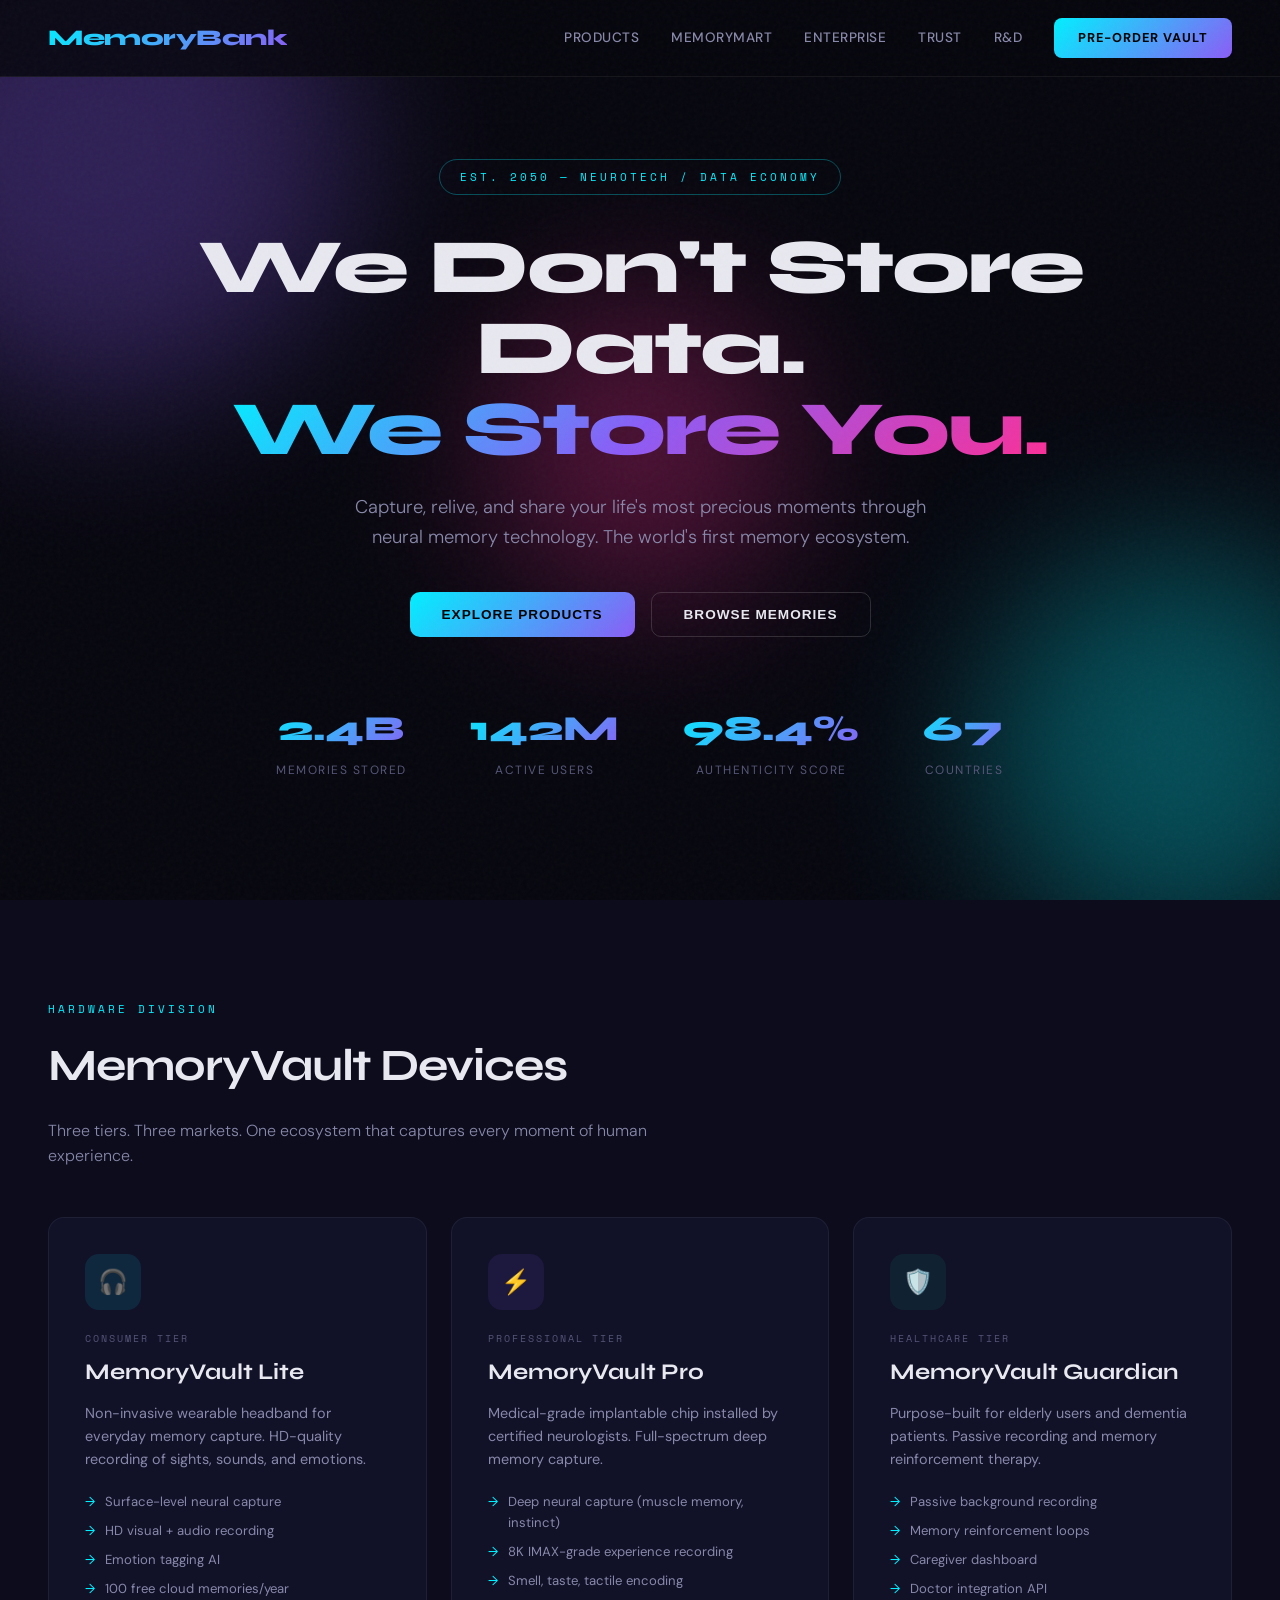
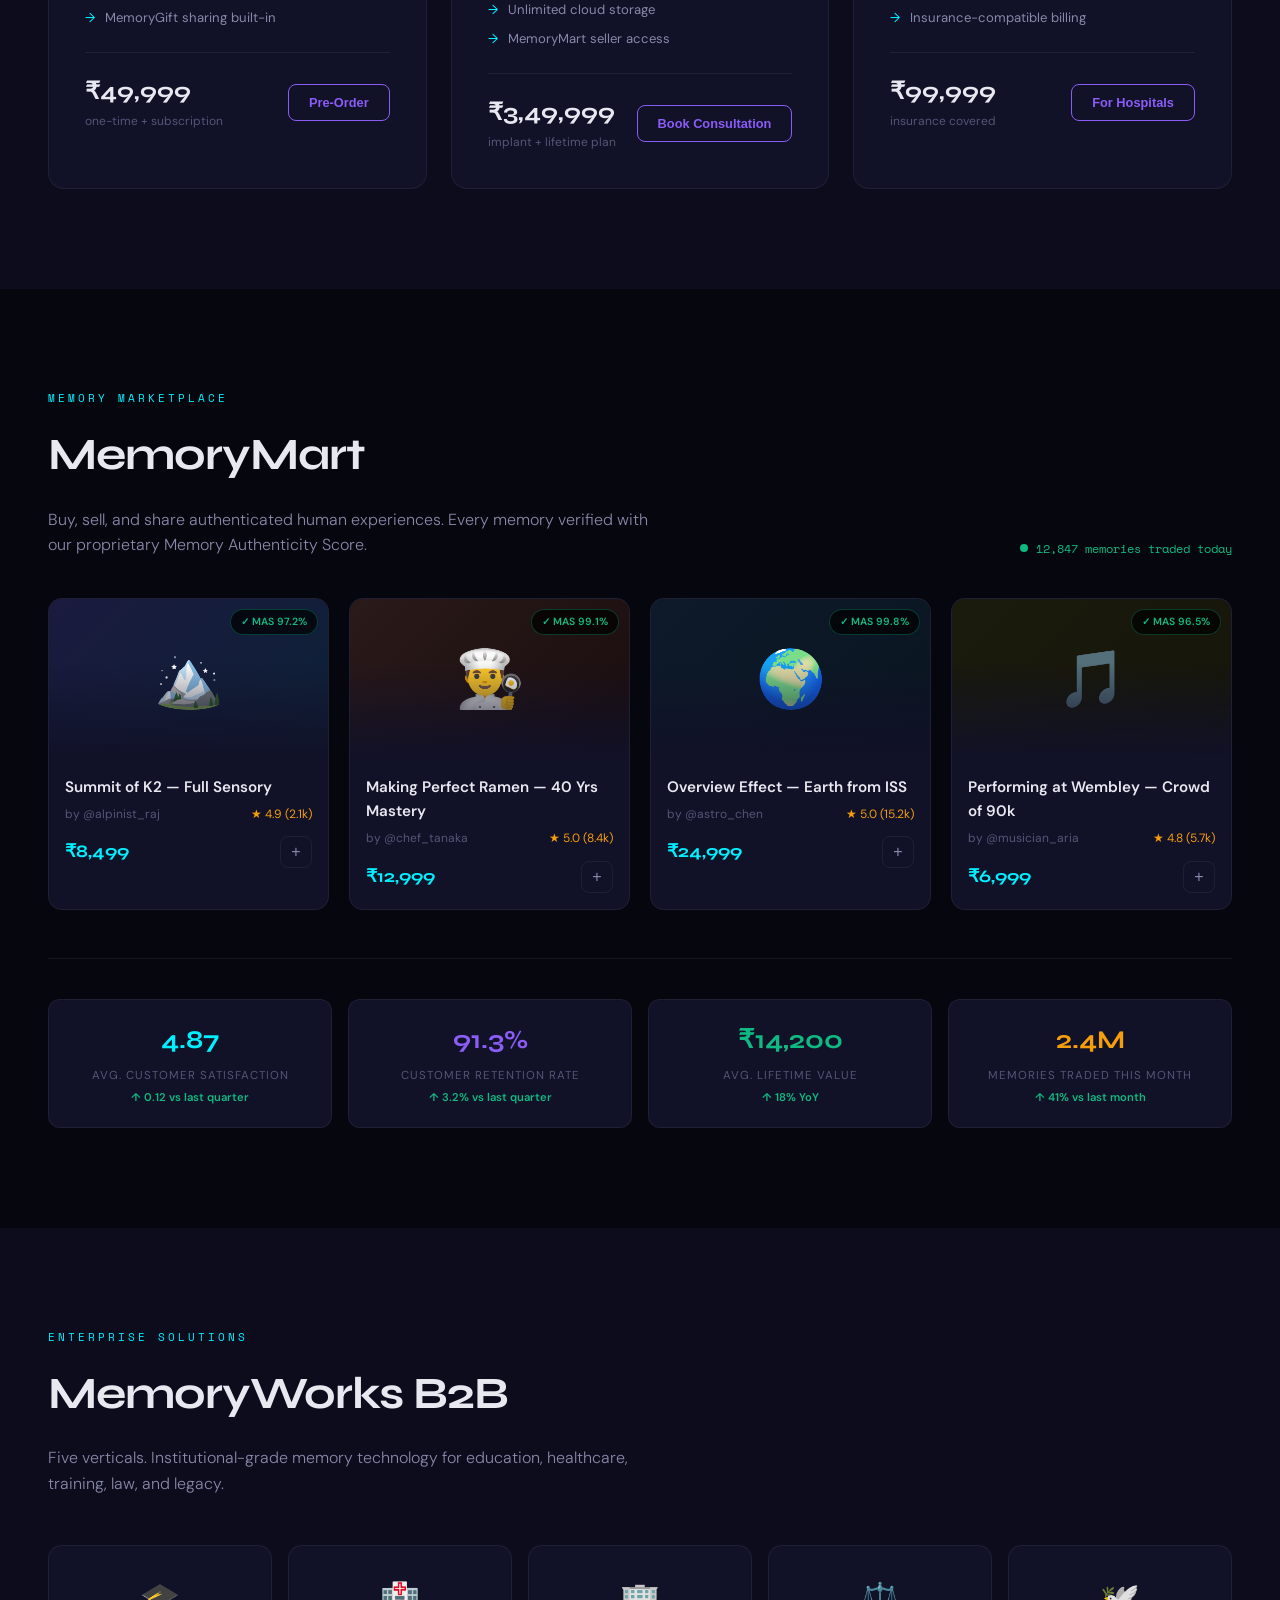
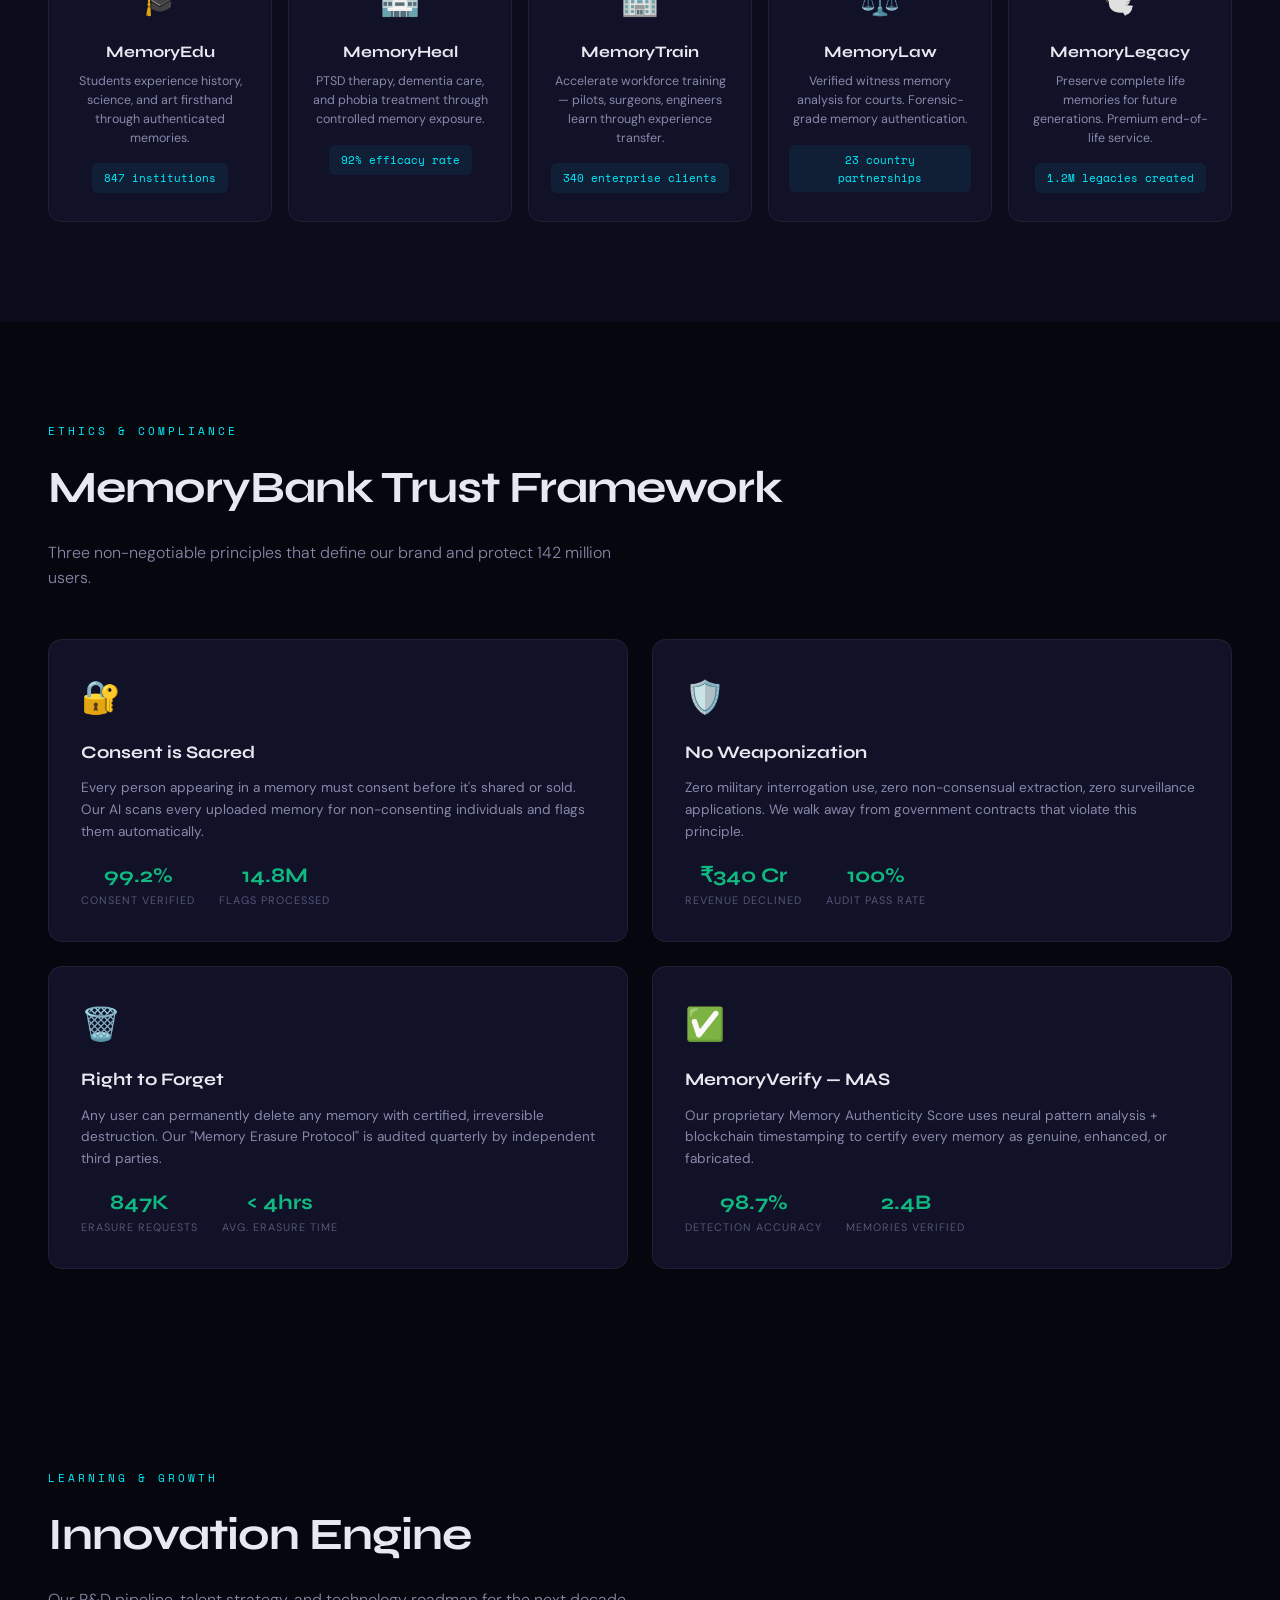
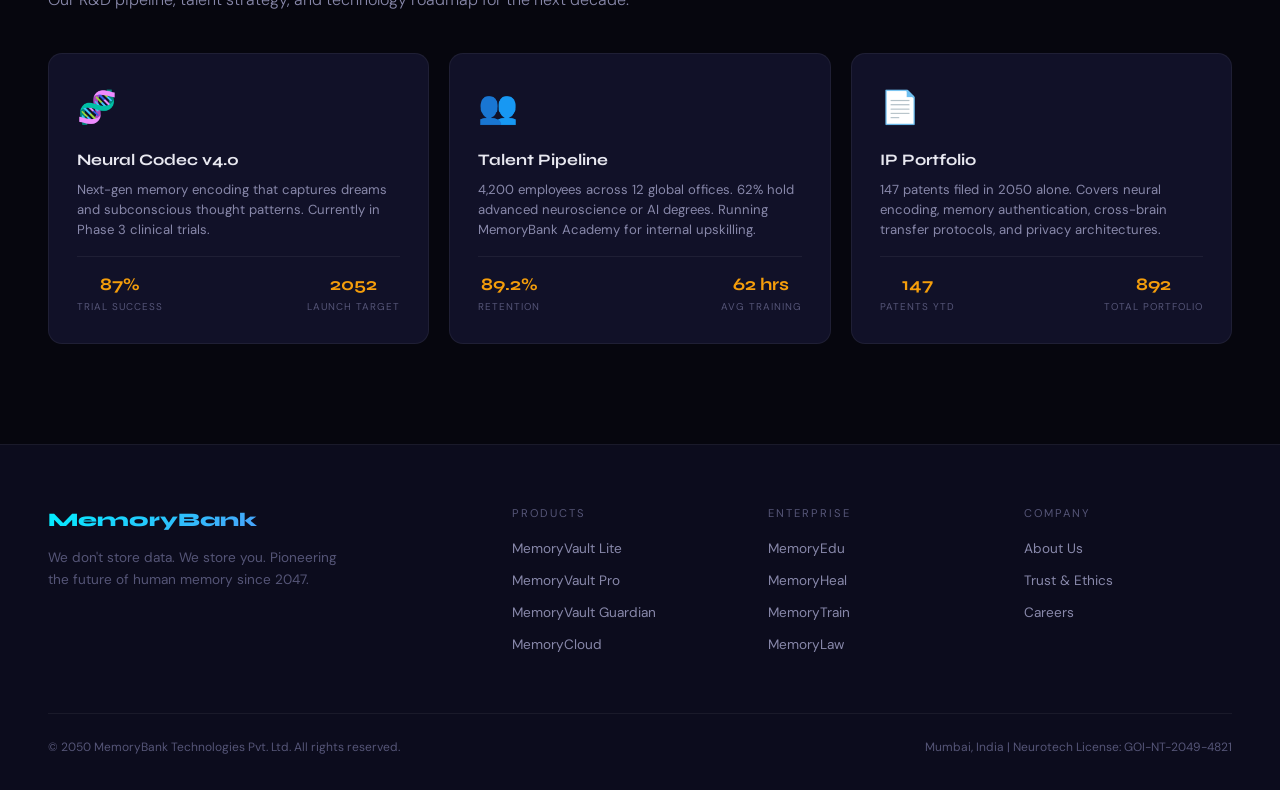
<file: MemoryBank_Website (2).html>
<!DOCTYPE html>
<html lang="en">
<head>
<meta charset="UTF-8">
<meta name="viewport" content="width=device-width, initial-scale=1.0">
<title>MemoryBank — We Don't Store Data. We Store You.</title>
<link href="https://fonts.googleapis.com/css2?family=Syne:wght@400;500;600;700;800&family=Space+Mono:wght@400;700&family=DM+Sans:wght@300;400;500;600;700&display=swap" rel="stylesheet">
<style>
:root {
  --bg-primary: #06060e;
  --bg-secondary: #0c0c1d;
  --bg-card: #111128;
  --bg-card-hover: #181840;
  --accent-cyan: #00f0ff;
  --accent-violet: #8b5cf6;
  --accent-magenta: #ff2d95;
  --accent-emerald: #10b981;
  --accent-amber: #f59e0b;
  --text-primary: #e8e8f0;
  --text-secondary: #8888aa;
  --text-muted: #555577;
  --border-subtle: rgba(255,255,255,0.06);
  --glow-cyan: 0 0 40px rgba(0,240,255,0.15);
  --glow-violet: 0 0 40px rgba(139,92,246,0.15);
}

* { margin:0; padding:0; box-sizing:border-box; }

html { scroll-behavior: smooth; }

body {
  font-family: 'DM Sans', sans-serif;
  background: var(--bg-primary);
  color: var(--text-primary);
  overflow-x: hidden;
  line-height: 1.6;
}

/* ===== SCROLLBAR ===== */
::-webkit-scrollbar { width: 6px; }
::-webkit-scrollbar-track { background: var(--bg-primary); }
::-webkit-scrollbar-thumb { background: var(--accent-violet); border-radius: 3px; }

/* ===== NOISE OVERLAY ===== */
body::before {
  content: '';
  position: fixed;
  inset: 0;
  background: url("data:image/svg+xml,%3Csvg viewBox='0 0 256 256' xmlns='http://www.w3.org/2000/svg'%3E%3Cfilter id='n'%3E%3CfeTurbulence type='fractalNoise' baseFrequency='0.9' numOctaves='4' stitchTiles='stitch'/%3E%3C/filter%3E%3Crect width='100%25' height='100%25' filter='url(%23n)' opacity='0.03'/%3E%3C/svg%3E");
  pointer-events: none;
  z-index: 9999;
}

/* ===== NAVIGATION ===== */
nav {
  position: fixed;
  top: 0;
  width: 100%;
  z-index: 1000;
  padding: 18px 48px;
  display: flex;
  justify-content: space-between;
  align-items: center;
  background: rgba(6,6,14,0.85);
  backdrop-filter: blur(20px);
  border-bottom: 1px solid var(--border-subtle);
}

.nav-logo {
  font-family: 'Syne', sans-serif;
  font-weight: 800;
  font-size: 1.4rem;
  letter-spacing: -0.5px;
  background: linear-gradient(135deg, var(--accent-cyan), var(--accent-violet));
  -webkit-background-clip: text;
  -webkit-text-fill-color: transparent;
}

.nav-links { display: flex; gap: 32px; align-items: center; }
.nav-links a {
  color: var(--text-secondary);
  text-decoration: none;
  font-size: 0.85rem;
  font-weight: 500;
  letter-spacing: 0.5px;
  text-transform: uppercase;
  transition: color 0.3s;
}
.nav-links a:hover { color: var(--accent-cyan); }

.nav-cta {
  padding: 10px 24px !important;
  background: linear-gradient(135deg, var(--accent-cyan), var(--accent-violet)) !important;
  border-radius: 8px;
  color: #000 !important;
  font-weight: 700 !important;
  text-transform: uppercase !important;
  font-size: 0.8rem !important;
  letter-spacing: 1px !important;
}

/* ===== HERO ===== */
.hero {
  min-height: 100vh;
  display: flex;
  flex-direction: column;
  justify-content: center;
  align-items: center;
  text-align: center;
  padding: 120px 48px 80px;
  position: relative;
  overflow: hidden;
}

.hero-orb {
  position: absolute;
  border-radius: 50%;
  filter: blur(80px);
  opacity: 0.3;
  animation: orbFloat 8s ease-in-out infinite alternate;
}
.hero-orb-1 { width: 500px; height: 500px; background: var(--accent-violet); top: -100px; left: -150px; }
.hero-orb-2 { width: 400px; height: 400px; background: var(--accent-cyan); bottom: -50px; right: -100px; animation-delay: -4s; }
.hero-orb-3 { width: 300px; height: 300px; background: var(--accent-magenta); top: 50%; left: 50%; transform: translate(-50%,-50%); animation-delay: -2s; }

@keyframes orbFloat {
  0% { transform: translate(0, 0) scale(1); }
  100% { transform: translate(30px, -20px) scale(1.1); }
}

.hero-badge {
  font-family: 'Space Mono', monospace;
  font-size: 0.7rem;
  text-transform: uppercase;
  letter-spacing: 3px;
  color: var(--accent-cyan);
  padding: 8px 20px;
  border: 1px solid rgba(0,240,255,0.3);
  border-radius: 50px;
  margin-bottom: 32px;
  position: relative;
  z-index: 2;
  animation: fadeInUp 0.8s ease-out;
}

.hero h1 {
  font-family: 'Syne', sans-serif;
  font-weight: 800;
  font-size: clamp(2.8rem, 6vw, 5.5rem);
  line-height: 1.05;
  letter-spacing: -2px;
  max-width: 900px;
  position: relative;
  z-index: 2;
  animation: fadeInUp 0.8s ease-out 0.2s both;
}

.hero h1 .gradient-text {
  background: linear-gradient(135deg, var(--accent-cyan) 0%, var(--accent-violet) 50%, var(--accent-magenta) 100%);
  -webkit-background-clip: text;
  -webkit-text-fill-color: transparent;
}

.hero-sub {
  font-size: 1.15rem;
  color: var(--text-secondary);
  max-width: 580px;
  margin-top: 24px;
  font-weight: 300;
  position: relative;
  z-index: 2;
  animation: fadeInUp 0.8s ease-out 0.4s both;
}

.hero-actions {
  display: flex;
  gap: 16px;
  margin-top: 40px;
  position: relative;
  z-index: 2;
  animation: fadeInUp 0.8s ease-out 0.6s both;
}

.btn-primary {
  padding: 14px 32px;
  background: linear-gradient(135deg, var(--accent-cyan), var(--accent-violet));
  color: #000;
  font-weight: 700;
  font-size: 0.85rem;
  letter-spacing: 1px;
  text-transform: uppercase;
  border: none;
  border-radius: 10px;
  cursor: pointer;
  transition: transform 0.3s, box-shadow 0.3s;
}
.btn-primary:hover { transform: translateY(-2px); box-shadow: var(--glow-cyan); }

.btn-secondary {
  padding: 14px 32px;
  background: transparent;
  color: var(--text-primary);
  font-weight: 600;
  font-size: 0.85rem;
  letter-spacing: 1px;
  text-transform: uppercase;
  border: 1px solid rgba(255,255,255,0.15);
  border-radius: 10px;
  cursor: pointer;
  transition: border-color 0.3s, background 0.3s;
}
.btn-secondary:hover { border-color: var(--accent-violet); background: rgba(139,92,246,0.08); }

.hero-stats {
  display: flex;
  gap: 64px;
  margin-top: 64px;
  position: relative;
  z-index: 2;
  animation: fadeInUp 0.8s ease-out 0.8s both;
}

.hero-stat-num {
  font-family: 'Syne', sans-serif;
  font-weight: 800;
  font-size: 2.2rem;
  background: linear-gradient(135deg, var(--accent-cyan), var(--accent-violet));
  -webkit-background-clip: text;
  -webkit-text-fill-color: transparent;
}
.hero-stat-label {
  font-size: 0.75rem;
  color: var(--text-muted);
  text-transform: uppercase;
  letter-spacing: 1.5px;
  margin-top: 4px;
}

@keyframes fadeInUp {
  from { opacity: 0; transform: translateY(30px); }
  to { opacity: 1; transform: translateY(0); }
}

/* ===== SECTIONS ===== */
section { padding: 100px 48px; }

.section-label {
  font-family: 'Space Mono', monospace;
  font-size: 0.7rem;
  text-transform: uppercase;
  letter-spacing: 3px;
  color: var(--accent-cyan);
  margin-bottom: 12px;
}

.section-title {
  font-family: 'Syne', sans-serif;
  font-weight: 700;
  font-size: clamp(1.8rem, 3.5vw, 2.8rem);
  letter-spacing: -1px;
  margin-bottom: 16px;
}

.section-desc {
  color: var(--text-secondary);
  font-size: 1rem;
  max-width: 600px;
  font-weight: 300;
}

/* ===== PRODUCTS SECTION ===== */
#products { background: var(--bg-secondary); }

.products-grid {
  display: grid;
  grid-template-columns: repeat(3, 1fr);
  gap: 24px;
  margin-top: 48px;
}

.product-card {
  background: var(--bg-card);
  border: 1px solid var(--border-subtle);
  border-radius: 16px;
  padding: 36px;
  transition: all 0.4s;
  position: relative;
  overflow: hidden;
}

.product-card::before {
  content: '';
  position: absolute;
  top: 0;
  left: 0;
  right: 0;
  height: 3px;
  background: linear-gradient(90deg, var(--accent-cyan), var(--accent-violet));
  opacity: 0;
  transition: opacity 0.4s;
}

.product-card:hover {
  border-color: rgba(139,92,246,0.3);
  transform: translateY(-4px);
  box-shadow: var(--glow-violet);
}
.product-card:hover::before { opacity: 1; }

.product-icon {
  width: 56px;
  height: 56px;
  border-radius: 14px;
  display: flex;
  align-items: center;
  justify-content: center;
  font-size: 1.5rem;
  margin-bottom: 20px;
}

.product-icon.lite { background: rgba(0,240,255,0.1); }
.product-icon.pro { background: rgba(139,92,246,0.1); }
.product-icon.guardian { background: rgba(16,185,129,0.1); }

.product-tier {
  font-family: 'Space Mono', monospace;
  font-size: 0.65rem;
  text-transform: uppercase;
  letter-spacing: 2px;
  color: var(--text-muted);
  margin-bottom: 8px;
}

.product-name {
  font-family: 'Syne', sans-serif;
  font-weight: 700;
  font-size: 1.4rem;
  margin-bottom: 12px;
}

.product-desc {
  color: var(--text-secondary);
  font-size: 0.9rem;
  line-height: 1.6;
  margin-bottom: 20px;
}

.product-features {
  list-style: none;
  display: flex;
  flex-direction: column;
  gap: 8px;
}

.product-features li {
  font-size: 0.82rem;
  color: var(--text-secondary);
  padding-left: 20px;
  position: relative;
}

.product-features li::before {
  content: '→';
  position: absolute;
  left: 0;
  color: var(--accent-cyan);
}

.product-price {
  margin-top: 24px;
  padding-top: 20px;
  border-top: 1px solid var(--border-subtle);
  display: flex;
  justify-content: space-between;
  align-items: center;
}

.product-price-amount {
  font-family: 'Syne', sans-serif;
  font-weight: 700;
  font-size: 1.5rem;
}

.product-price-period {
  font-size: 0.75rem;
  color: var(--text-muted);
}

.product-buy-btn {
  padding: 10px 20px;
  border-radius: 8px;
  border: 1px solid var(--accent-violet);
  background: transparent;
  color: var(--accent-violet);
  font-weight: 600;
  font-size: 0.8rem;
  cursor: pointer;
  transition: all 0.3s;
}
.product-buy-btn:hover {
  background: var(--accent-violet);
  color: #fff;
}

/* ===== MARKETPLACE (Customer Perspective BSC) ===== */
#marketplace { }

.marketplace-header {
  display: flex;
  justify-content: space-between;
  align-items: flex-end;
  margin-bottom: 40px;
}

.marketplace-live {
  display: flex;
  align-items: center;
  gap: 8px;
  font-family: 'Space Mono', monospace;
  font-size: 0.75rem;
  color: var(--accent-emerald);
}

.live-dot {
  width: 8px;
  height: 8px;
  background: var(--accent-emerald);
  border-radius: 50%;
  animation: pulse 1.5s ease-in-out infinite;
}

@keyframes pulse {
  0%, 100% { opacity: 1; transform: scale(1); }
  50% { opacity: 0.5; transform: scale(1.3); }
}

.marketplace-grid {
  display: grid;
  grid-template-columns: repeat(4, 1fr);
  gap: 20px;
}

.memory-card {
  background: var(--bg-card);
  border: 1px solid var(--border-subtle);
  border-radius: 14px;
  overflow: hidden;
  transition: all 0.3s;
  cursor: pointer;
}
.memory-card:hover {
  transform: translateY(-3px);
  border-color: rgba(0,240,255,0.2);
}

.memory-thumb {
  height: 160px;
  position: relative;
  overflow: hidden;
}

.memory-thumb-img {
  width: 100%;
  height: 100%;
  object-fit: cover;
}

.memory-thumb-gradient {
  position: absolute;
  bottom: 0;
  left: 0;
  right: 0;
  height: 60%;
  background: linear-gradient(transparent, var(--bg-card));
}

.memory-badge {
  position: absolute;
  top: 10px;
  right: 10px;
  background: rgba(0,0,0,0.7);
  backdrop-filter: blur(8px);
  padding: 4px 10px;
  border-radius: 20px;
  font-size: 0.65rem;
  font-weight: 600;
  display: flex;
  align-items: center;
  gap: 4px;
}

.memory-badge.verified { color: var(--accent-emerald); border: 1px solid rgba(16,185,129,0.3); }

.memory-info { padding: 16px; }

.memory-title {
  font-weight: 600;
  font-size: 0.95rem;
  margin-bottom: 6px;
}

.memory-meta {
  display: flex;
  justify-content: space-between;
  align-items: center;
  font-size: 0.75rem;
  color: var(--text-muted);
  margin-bottom: 12px;
}

.memory-rating { color: var(--accent-amber); }

.memory-price-row {
  display: flex;
  justify-content: space-between;
  align-items: center;
}

.memory-price {
  font-family: 'Syne', sans-serif;
  font-weight: 700;
  font-size: 1.1rem;
  color: var(--accent-cyan);
}

.memory-cart-btn {
  width: 32px;
  height: 32px;
  border-radius: 8px;
  border: 1px solid var(--border-subtle);
  background: transparent;
  color: var(--text-secondary);
  cursor: pointer;
  display: flex;
  align-items: center;
  justify-content: center;
  transition: all 0.3s;
  font-size: 1rem;
}
.memory-cart-btn:hover {
  background: var(--accent-cyan);
  color: #000;
  border-color: var(--accent-cyan);
}

/* ===== CUSTOMER METRICS (BSC — Customer Perspective) ===== */
.customer-metrics {
  display: grid;
  grid-template-columns: repeat(4, 1fr);
  gap: 16px;
  margin-top: 48px;
  padding-top: 40px;
  border-top: 1px solid var(--border-subtle);
}

.metric-card {
  background: var(--bg-card);
  border: 1px solid var(--border-subtle);
  border-radius: 12px;
  padding: 20px;
  text-align: center;
}

.metric-value {
  font-family: 'Syne', sans-serif;
  font-weight: 700;
  font-size: 1.6rem;
}

.metric-value.cyan { color: var(--accent-cyan); }
.metric-value.violet { color: var(--accent-violet); }
.metric-value.emerald { color: var(--accent-emerald); }
.metric-value.amber { color: var(--accent-amber); }

.metric-label {
  font-size: 0.72rem;
  color: var(--text-muted);
  text-transform: uppercase;
  letter-spacing: 1px;
  margin-top: 6px;
}

.metric-trend {
  font-size: 0.7rem;
  margin-top: 4px;
  font-weight: 600;
}
.metric-trend.up { color: var(--accent-emerald); }
.metric-trend.down { color: var(--accent-magenta); }

/* ===== B2B SERVICES ===== */
#services { background: var(--bg-secondary); }

.services-grid {
  display: grid;
  grid-template-columns: repeat(5, 1fr);
  gap: 16px;
  margin-top: 48px;
}

.service-card {
  background: var(--bg-card);
  border: 1px solid var(--border-subtle);
  border-radius: 14px;
  padding: 28px 20px;
  text-align: center;
  transition: all 0.4s;
  cursor: pointer;
}
.service-card:hover {
  border-color: rgba(139,92,246,0.3);
  transform: translateY(-3px);
}

.service-icon {
  font-size: 2rem;
  margin-bottom: 14px;
}

.service-name {
  font-family: 'Syne', sans-serif;
  font-weight: 700;
  font-size: 1rem;
  margin-bottom: 8px;
}

.service-desc {
  font-size: 0.78rem;
  color: var(--text-secondary);
  line-height: 1.5;
  margin-bottom: 16px;
}

.service-stat {
  font-family: 'Space Mono', monospace;
  font-size: 0.7rem;
  color: var(--accent-cyan);
  padding: 6px 12px;
  background: rgba(0,240,255,0.06);
  border-radius: 6px;
  display: inline-block;
}

/* ===== CEO DASHBOARD (BSC Hub) ===== */
#dashboard {
  background: var(--bg-primary);
}

.dashboard-notice {
  background: linear-gradient(135deg, rgba(0,240,255,0.06), rgba(139,92,246,0.06));
  border: 1px solid rgba(0,240,255,0.15);
  border-radius: 12px;
  padding: 16px 24px;
  margin-bottom: 32px;
  display: flex;
  align-items: center;
  gap: 12px;
  font-size: 0.85rem;
  color: var(--text-secondary);
}

.dashboard-notice-icon { font-size: 1.2rem; }

/* BSC Overview Cards */
.bsc-overview {
  display: grid;
  grid-template-columns: repeat(4, 1fr);
  gap: 20px;
  margin-top: 32px;
}

.bsc-card {
  background: var(--bg-card);
  border: 1px solid var(--border-subtle);
  border-radius: 14px;
  padding: 24px;
  position: relative;
  overflow: hidden;
  transition: all 0.3s;
}
.bsc-card:hover {
  border-color: rgba(255,255,255,0.1);
  transform: translateY(-2px);
}

.bsc-card-accent {
  position: absolute;
  top: 0;
  left: 0;
  right: 0;
  height: 3px;
}

.bsc-card-accent.financial { background: var(--accent-cyan); }
.bsc-card-accent.customer { background: var(--accent-violet); }
.bsc-card-accent.internal { background: var(--accent-emerald); }
.bsc-card-accent.learning { background: var(--accent-amber); }

.bsc-card-header {
  display: flex;
  justify-content: space-between;
  align-items: center;
  margin-bottom: 16px;
}

.bsc-card-title {
  font-family: 'Space Mono', monospace;
  font-size: 0.65rem;
  text-transform: uppercase;
  letter-spacing: 2px;
  color: var(--text-muted);
}

.bsc-card-weight {
  font-family: 'Space Mono', monospace;
  font-size: 0.6rem;
  padding: 3px 8px;
  border-radius: 4px;
  background: rgba(255,255,255,0.05);
  color: var(--text-muted);
}

.bsc-card-score {
  font-family: 'Syne', sans-serif;
  font-weight: 800;
  font-size: 2.4rem;
  margin-bottom: 4px;
}

.bsc-card-score.financial { color: var(--accent-cyan); }
.bsc-card-score.customer { color: var(--accent-violet); }
.bsc-card-score.internal { color: var(--accent-emerald); }
.bsc-card-score.learning { color: var(--accent-amber); }

.bsc-card-target {
  font-size: 0.75rem;
  color: var(--text-muted);
  margin-bottom: 16px;
}

.bsc-progress-bar {
  height: 6px;
  background: rgba(255,255,255,0.05);
  border-radius: 3px;
  overflow: hidden;
  margin-bottom: 16px;
}

.bsc-progress-fill {
  height: 100%;
  border-radius: 3px;
  transition: width 1.5s ease-out;
}

.bsc-progress-fill.financial { background: var(--accent-cyan); }
.bsc-progress-fill.customer { background: var(--accent-violet); }
.bsc-progress-fill.internal { background: var(--accent-emerald); }
.bsc-progress-fill.learning { background: var(--accent-amber); }

.bsc-kpi-list {
  display: flex;
  flex-direction: column;
  gap: 10px;
}

.bsc-kpi-item {
  display: flex;
  justify-content: space-between;
  align-items: center;
  font-size: 0.78rem;
}

.bsc-kpi-name { color: var(--text-secondary); }
.bsc-kpi-value { font-weight: 600; font-family: 'Space Mono', monospace; font-size: 0.72rem; }

/* Weighted Overall Score */
.bsc-overall {
  margin-top: 32px;
  background: linear-gradient(135deg, rgba(0,240,255,0.04), rgba(139,92,246,0.04), rgba(16,185,129,0.04));
  border: 1px solid var(--border-subtle);
  border-radius: 16px;
  padding: 32px;
  display: grid;
  grid-template-columns: 1fr 2fr;
  gap: 40px;
  align-items: center;
}

.bsc-overall-score-area { text-align: center; }

.bsc-overall-label {
  font-family: 'Space Mono', monospace;
  font-size: 0.7rem;
  text-transform: uppercase;
  letter-spacing: 2px;
  color: var(--text-muted);
  margin-bottom: 8px;
}

.bsc-overall-score {
  font-family: 'Syne', sans-serif;
  font-weight: 800;
  font-size: 4rem;
  background: linear-gradient(135deg, var(--accent-cyan), var(--accent-violet), var(--accent-magenta));
  -webkit-background-clip: text;
  -webkit-text-fill-color: transparent;
  line-height: 1;
}

.bsc-overall-subtitle {
  font-size: 0.8rem;
  color: var(--text-secondary);
  margin-top: 8px;
}

.bsc-breakdown { display: flex; flex-direction: column; gap: 14px; }

.bsc-breakdown-row {
  display: grid;
  grid-template-columns: 140px 60px 1fr 60px;
  gap: 12px;
  align-items: center;
  font-size: 0.8rem;
}

.bsc-breakdown-name { color: var(--text-secondary); }
.bsc-breakdown-weight { font-family: 'Space Mono', monospace; font-size: 0.72rem; color: var(--text-muted); }

.bsc-breakdown-bar {
  height: 8px;
  background: rgba(255,255,255,0.05);
  border-radius: 4px;
  overflow: hidden;
}

.bsc-breakdown-bar-fill {
  height: 100%;
  border-radius: 4px;
  transition: width 2s ease-out;
}

.bsc-breakdown-score { font-family: 'Space Mono', monospace; font-weight: 700; font-size: 0.8rem; }

/* ===== DETAILED KPI TABLE ===== */
.kpi-table-section { margin-top: 48px; }

.kpi-table-title {
  font-family: 'Syne', sans-serif;
  font-weight: 700;
  font-size: 1.3rem;
  margin-bottom: 20px;
}

.kpi-table {
  width: 100%;
  border-collapse: separate;
  border-spacing: 0;
  background: var(--bg-card);
  border-radius: 12px;
  overflow: hidden;
  border: 1px solid var(--border-subtle);
}

.kpi-table thead th {
  background: rgba(255,255,255,0.03);
  padding: 14px 16px;
  text-align: left;
  font-family: 'Space Mono', monospace;
  font-size: 0.65rem;
  text-transform: uppercase;
  letter-spacing: 1.5px;
  color: var(--text-muted);
  font-weight: 400;
  border-bottom: 1px solid var(--border-subtle);
}

.kpi-table tbody td {
  padding: 12px 16px;
  font-size: 0.82rem;
  border-bottom: 1px solid var(--border-subtle);
  color: var(--text-secondary);
}

.kpi-table tbody tr:last-child td { border-bottom: none; }

.kpi-table tbody tr:hover { background: rgba(255,255,255,0.02); }

.kpi-perspective-badge {
  font-size: 0.65rem;
  padding: 3px 8px;
  border-radius: 4px;
  font-weight: 600;
}

.kpi-perspective-badge.fin { background: rgba(0,240,255,0.1); color: var(--accent-cyan); }
.kpi-perspective-badge.cust { background: rgba(139,92,246,0.1); color: var(--accent-violet); }
.kpi-perspective-badge.int { background: rgba(16,185,129,0.1); color: var(--accent-emerald); }
.kpi-perspective-badge.learn { background: rgba(245,158,11,0.1); color: var(--accent-amber); }

.kpi-status {
  display: inline-flex;
  align-items: center;
  gap: 4px;
  font-size: 0.75rem;
  font-weight: 600;
}
.kpi-status.on-track { color: var(--accent-emerald); }
.kpi-status.at-risk { color: var(--accent-amber); }
.kpi-status.behind { color: var(--accent-magenta); }

/* Mini progress bar in table */
.kpi-mini-bar {
  width: 80px;
  height: 4px;
  background: rgba(255,255,255,0.05);
  border-radius: 2px;
  overflow: hidden;
  display: inline-block;
  vertical-align: middle;
  margin-left: 8px;
}
.kpi-mini-bar-fill {
  height: 100%;
  border-radius: 2px;
}

/* ===== TRUST & ETHICS (BSC — Internal Processes) ===== */
#trust { }

.trust-grid {
  display: grid;
  grid-template-columns: 1fr 1fr;
  gap: 24px;
  margin-top: 48px;
}

.trust-card {
  background: var(--bg-card);
  border: 1px solid var(--border-subtle);
  border-radius: 14px;
  padding: 32px;
}

.trust-card-icon {
  font-size: 2rem;
  margin-bottom: 16px;
}

.trust-card-title {
  font-family: 'Syne', sans-serif;
  font-weight: 700;
  font-size: 1.1rem;
  margin-bottom: 10px;
}

.trust-card-desc {
  font-size: 0.85rem;
  color: var(--text-secondary);
  line-height: 1.6;
  margin-bottom: 16px;
}

.trust-stat-row {
  display: flex;
  gap: 24px;
}

.trust-stat {
  text-align: center;
}

.trust-stat-value {
  font-family: 'Syne', sans-serif;
  font-weight: 700;
  font-size: 1.3rem;
  color: var(--accent-emerald);
}

.trust-stat-label {
  font-size: 0.68rem;
  color: var(--text-muted);
  text-transform: uppercase;
  letter-spacing: 1px;
}

/* ===== INVESTORS / FINANCIALS (BSC — Financial Perspective) ===== */
#investors { background: var(--bg-secondary); }

.financial-grid {
  display: grid;
  grid-template-columns: repeat(3, 1fr);
  gap: 20px;
  margin-top: 40px;
}

.financial-card {
  background: var(--bg-card);
  border: 1px solid var(--border-subtle);
  border-radius: 14px;
  padding: 28px;
}

.financial-card-label {
  font-family: 'Space Mono', monospace;
  font-size: 0.65rem;
  text-transform: uppercase;
  letter-spacing: 2px;
  color: var(--text-muted);
  margin-bottom: 8px;
}

.financial-card-value {
  font-family: 'Syne', sans-serif;
  font-weight: 800;
  font-size: 2rem;
}

.financial-card-trend {
  font-size: 0.75rem;
  margin-top: 4px;
  font-weight: 600;
}

/* Revenue Bars */
.revenue-chart {
  margin-top: 48px;
  background: var(--bg-card);
  border: 1px solid var(--border-subtle);
  border-radius: 14px;
  padding: 32px;
}

.revenue-chart-title {
  font-family: 'Syne', sans-serif;
  font-weight: 700;
  font-size: 1.1rem;
  margin-bottom: 24px;
}

.revenue-bars {
  display: flex;
  align-items: flex-end;
  gap: 12px;
  height: 200px;
}

.revenue-bar-group {
  flex: 1;
  display: flex;
  flex-direction: column;
  align-items: center;
  height: 100%;
  justify-content: flex-end;
}

.revenue-bar {
  width: 100%;
  border-radius: 6px 6px 0 0;
  transition: height 1.5s ease-out;
  position: relative;
}

.revenue-bar.hardware { background: linear-gradient(180deg, var(--accent-cyan), rgba(0,240,255,0.3)); }
.revenue-bar.platform { background: linear-gradient(180deg, var(--accent-violet), rgba(139,92,246,0.3)); }
.revenue-bar.b2b { background: linear-gradient(180deg, var(--accent-emerald), rgba(16,185,129,0.3)); }

.revenue-bar-label {
  margin-top: 10px;
  font-size: 0.68rem;
  color: var(--text-muted);
  text-transform: uppercase;
  letter-spacing: 1px;
}

.revenue-bar-value {
  font-family: 'Space Mono', monospace;
  font-size: 0.7rem;
  color: var(--text-primary);
  margin-top: 4px;
}

/* ===== LEARNING & GROWTH (BSC) ===== */
#innovation { }

.innovation-grid {
  display: grid;
  grid-template-columns: repeat(3, 1fr);
  gap: 20px;
  margin-top: 40px;
}

.innovation-card {
  background: var(--bg-card);
  border: 1px solid var(--border-subtle);
  border-radius: 14px;
  padding: 28px;
  transition: all 0.3s;
}
.innovation-card:hover { border-color: rgba(245,158,11,0.3); }

.innovation-card-icon { font-size: 2rem; margin-bottom: 14px; }

.innovation-card-title {
  font-family: 'Syne', sans-serif;
  font-weight: 700;
  font-size: 1rem;
  margin-bottom: 8px;
}

.innovation-card-desc {
  font-size: 0.82rem;
  color: var(--text-secondary);
  line-height: 1.5;
  margin-bottom: 16px;
}

.innovation-stat {
  display: flex;
  justify-content: space-between;
  padding-top: 14px;
  border-top: 1px solid var(--border-subtle);
}

.innovation-stat-item {
  text-align: center;
}

.innovation-stat-value {
  font-family: 'Syne', sans-serif;
  font-weight: 700;
  font-size: 1.1rem;
  color: var(--accent-amber);
}

.innovation-stat-label {
  font-size: 0.62rem;
  color: var(--text-muted);
  text-transform: uppercase;
  letter-spacing: 1px;
}

/* ===== FOOTER ===== */
footer {
  padding: 60px 48px 32px;
  border-top: 1px solid var(--border-subtle);
  background: var(--bg-secondary);
}

.footer-top {
  display: grid;
  grid-template-columns: 2fr 1fr 1fr 1fr;
  gap: 48px;
  margin-bottom: 48px;
}

.footer-brand {
  font-family: 'Syne', sans-serif;
  font-weight: 800;
  font-size: 1.2rem;
  background: linear-gradient(135deg, var(--accent-cyan), var(--accent-violet));
  -webkit-background-clip: text;
  -webkit-text-fill-color: transparent;
  margin-bottom: 12px;
}

.footer-tagline {
  font-size: 0.85rem;
  color: var(--text-muted);
  max-width: 300px;
}

.footer-col-title {
  font-size: 0.7rem;
  text-transform: uppercase;
  letter-spacing: 2px;
  color: var(--text-muted);
  margin-bottom: 16px;
}

.footer-col a {
  display: block;
  color: var(--text-secondary);
  text-decoration: none;
  font-size: 0.85rem;
  margin-bottom: 10px;
  transition: color 0.3s;
}
.footer-col a:hover { color: var(--accent-cyan); }

.footer-bottom {
  display: flex;
  justify-content: space-between;
  padding-top: 24px;
  border-top: 1px solid var(--border-subtle);
  font-size: 0.75rem;
  color: var(--text-muted);
}

/* ===== RESPONSIVE ===== */
@media (max-width: 1024px) {
  .products-grid, .bsc-overview { grid-template-columns: repeat(2, 1fr); }
  .marketplace-grid { grid-template-columns: repeat(2, 1fr); }
  .services-grid { grid-template-columns: repeat(3, 1fr); }
  .customer-metrics { grid-template-columns: repeat(2, 1fr); }
  .bsc-overall { grid-template-columns: 1fr; }
  .financial-grid { grid-template-columns: repeat(2, 1fr); }
}

@media (max-width: 768px) {
  nav { padding: 14px 20px; }
  .nav-links { gap: 16px; }
  section { padding: 60px 20px; }
  .products-grid, .bsc-overview, .marketplace-grid { grid-template-columns: 1fr; }
  .services-grid { grid-template-columns: repeat(2, 1fr); }
  .hero-stats { flex-direction: column; gap: 24px; }
  .trust-grid { grid-template-columns: 1fr; }
  .footer-top { grid-template-columns: 1fr 1fr; gap: 32px; }
  .bsc-breakdown-row { grid-template-columns: 100px 50px 1fr 50px; font-size: 0.72rem; }
  .kpi-table { font-size: 0.75rem; }
  .innovation-grid { grid-template-columns: 1fr; }
  .financial-grid { grid-template-columns: 1fr; }
}

/* ===== ANIMATED COUNTER ===== */
.animate-on-scroll { opacity: 0; transform: translateY(20px); transition: all 0.6s ease-out; }
.animate-on-scroll.visible { opacity: 1; transform: translateY(0); }
</style>
</head>
<body>

<!-- ===== NAVIGATION ===== -->
<nav>
  <div class="nav-logo">MemoryBank</div>
  <div class="nav-links">
    <a href="#products">Products</a>
    <a href="#marketplace">MemoryMart</a>
    <a href="#services">Enterprise</a>
    <a href="#trust">Trust</a>
    <a href="#innovation">R&D</a>
    <a href="#" class="nav-cta">Pre-Order Vault</a>
  </div>
</nav>

<!-- ===== HERO ===== -->
<section class="hero">
  <div class="hero-orb hero-orb-1"></div>
  <div class="hero-orb hero-orb-2"></div>
  <div class="hero-orb hero-orb-3"></div>

  <div class="hero-badge">Est. 2050 — Neurotech / Data Economy</div>
  <h1>We Don't Store Data.<br><span class="gradient-text">We Store You.</span></h1>
  <p class="hero-sub">Capture, relive, and share your life's most precious moments through neural memory technology. The world's first memory ecosystem.</p>

  <div class="hero-actions">
    <button class="btn-primary" onclick="document.getElementById('products').scrollIntoView({behavior:'smooth'})">Explore Products</button>
    <button class="btn-secondary" onclick="document.getElementById('marketplace').scrollIntoView({behavior:'smooth'})">Browse Memories</button>
  </div>

  <div class="hero-stats">
    <div>
      <div class="hero-stat-num" data-target="2.4" data-suffix="B">0</div>
      <div class="hero-stat-label">Memories Stored</div>
    </div>
    <div>
      <div class="hero-stat-num" data-target="142" data-suffix="M">0</div>
      <div class="hero-stat-label">Active Users</div>
    </div>
    <div>
      <div class="hero-stat-num" data-target="98.7" data-suffix="%">0</div>
      <div class="hero-stat-label">Authenticity Score</div>
    </div>
    <div>
      <div class="hero-stat-num" data-target="67" data-suffix="">0</div>
      <div class="hero-stat-label">Countries</div>
    </div>
  </div>
</section>

<!-- ===== PRODUCTS (BSC: Internal Processes — Product Excellence) ===== -->
<section id="products">
  <div class="section-label">Hardware Division</div>
  <div class="section-title">MemoryVault Devices</div>
  <div class="section-desc">Three tiers. Three markets. One ecosystem that captures every moment of human experience.</div>

  <div class="products-grid">
    <!-- Lite -->
    <div class="product-card animate-on-scroll">
      <div class="product-icon lite">🎧</div>
      <div class="product-tier">Consumer Tier</div>
      <div class="product-name">MemoryVault Lite</div>
      <div class="product-desc">Non-invasive wearable headband for everyday memory capture. HD-quality recording of sights, sounds, and emotions.</div>
      <ul class="product-features">
        <li>Surface-level neural capture</li>
        <li>HD visual + audio recording</li>
        <li>Emotion tagging AI</li>
        <li>100 free cloud memories/year</li>
        <li>MemoryGift sharing built-in</li>
      </ul>
      <div class="product-price">
        <div>
          <div class="product-price-amount">₹49,999</div>
          <div class="product-price-period">one-time + subscription</div>
        </div>
        <button class="product-buy-btn">Pre-Order</button>
      </div>
    </div>

    <!-- Pro -->
    <div class="product-card animate-on-scroll">
      <div class="product-icon pro">⚡</div>
      <div class="product-tier">Professional Tier</div>
      <div class="product-name">MemoryVault Pro</div>
      <div class="product-desc">Medical-grade implantable chip installed by certified neurologists. Full-spectrum deep memory capture.</div>
      <ul class="product-features">
        <li>Deep neural capture (muscle memory, instinct)</li>
        <li>8K IMAX-grade experience recording</li>
        <li>Smell, taste, tactile encoding</li>
        <li>Unlimited cloud storage</li>
        <li>MemoryMart seller access</li>
      </ul>
      <div class="product-price">
        <div>
          <div class="product-price-amount">₹3,49,999</div>
          <div class="product-price-period">implant + lifetime plan</div>
        </div>
        <button class="product-buy-btn">Book Consultation</button>
      </div>
    </div>

    <!-- Guardian -->
    <div class="product-card animate-on-scroll">
      <div class="product-icon guardian">🛡️</div>
      <div class="product-tier">Healthcare Tier</div>
      <div class="product-name">MemoryVault Guardian</div>
      <div class="product-desc">Purpose-built for elderly users and dementia patients. Passive recording and memory reinforcement therapy.</div>
      <ul class="product-features">
        <li>Passive background recording</li>
        <li>Memory reinforcement loops</li>
        <li>Caregiver dashboard</li>
        <li>Doctor integration API</li>
        <li>Insurance-compatible billing</li>
      </ul>
      <div class="product-price">
        <div>
          <div class="product-price-amount">₹99,999</div>
          <div class="product-price-period">insurance covered</div>
        </div>
        <button class="product-buy-btn">For Hospitals</button>
      </div>
    </div>
  </div>
</section>

<!-- ===== MARKETPLACE (BSC: Customer Perspective) ===== -->
<section id="marketplace">
  <div class="marketplace-header">
    <div>
      <div class="section-label">Memory Marketplace</div>
      <div class="section-title">MemoryMart</div>
      <div class="section-desc">Buy, sell, and share authenticated human experiences. Every memory verified with our proprietary Memory Authenticity Score.</div>
    </div>
    <div class="marketplace-live">
      <div class="live-dot"></div>
      12,847 memories traded today
    </div>
  </div>

  <div class="marketplace-grid">
    <div class="memory-card animate-on-scroll">
      <div class="memory-thumb" style="background: linear-gradient(135deg, #1a1a3e, #0d2137);">
        <div style="display:flex;align-items:center;justify-content:center;height:100%;font-size:3.5rem;">🏔️</div>
        <div class="memory-thumb-gradient"></div>
        <div class="memory-badge verified">✓ MAS 97.2%</div>
      </div>
      <div class="memory-info">
        <div class="memory-title">Summit of K2 — Full Sensory</div>
        <div class="memory-meta">
          <span>by @alpinist_raj</span>
          <span class="memory-rating">★ 4.9 (2.1k)</span>
        </div>
        <div class="memory-price-row">
          <div class="memory-price">₹8,499</div>
          <button class="memory-cart-btn">+</button>
        </div>
      </div>
    </div>

    <div class="memory-card animate-on-scroll">
      <div class="memory-thumb" style="background: linear-gradient(135deg, #2a1a1a, #1a0d0d);">
        <div style="display:flex;align-items:center;justify-content:center;height:100%;font-size:3.5rem;">👨‍🍳</div>
        <div class="memory-thumb-gradient"></div>
        <div class="memory-badge verified">✓ MAS 99.1%</div>
      </div>
      <div class="memory-info">
        <div class="memory-title">Making Perfect Ramen — 40 Yrs Mastery</div>
        <div class="memory-meta">
          <span>by @chef_tanaka</span>
          <span class="memory-rating">★ 5.0 (8.4k)</span>
        </div>
        <div class="memory-price-row">
          <div class="memory-price">₹12,999</div>
          <button class="memory-cart-btn">+</button>
        </div>
      </div>
    </div>

    <div class="memory-card animate-on-scroll">
      <div class="memory-thumb" style="background: linear-gradient(135deg, #0d1a2a, #0a1520);">
        <div style="display:flex;align-items:center;justify-content:center;height:100%;font-size:3.5rem;">🌍</div>
        <div class="memory-thumb-gradient"></div>
        <div class="memory-badge verified">✓ MAS 99.8%</div>
      </div>
      <div class="memory-info">
        <div class="memory-title">Overview Effect — Earth from ISS</div>
        <div class="memory-meta">
          <span>by @astro_chen</span>
          <span class="memory-rating">★ 5.0 (15.2k)</span>
        </div>
        <div class="memory-price-row">
          <div class="memory-price">₹24,999</div>
          <button class="memory-cart-btn">+</button>
        </div>
      </div>
    </div>

    <div class="memory-card animate-on-scroll">
      <div class="memory-thumb" style="background: linear-gradient(135deg, #1a1a0d, #15150a);">
        <div style="display:flex;align-items:center;justify-content:center;height:100%;font-size:3.5rem;">🎵</div>
        <div class="memory-thumb-gradient"></div>
        <div class="memory-badge verified">✓ MAS 96.5%</div>
      </div>
      <div class="memory-info">
        <div class="memory-title">Performing at Wembley — Crowd of 90k</div>
        <div class="memory-meta">
          <span>by @musician_aria</span>
          <span class="memory-rating">★ 4.8 (5.7k)</span>
        </div>
        <div class="memory-price-row">
          <div class="memory-price">₹6,999</div>
          <button class="memory-cart-btn">+</button>
        </div>
      </div>
    </div>
  </div>

  <!-- CUSTOMER BSC METRICS — woven into marketplace like real e-commerce analytics -->
  <div class="customer-metrics">
    <div class="metric-card animate-on-scroll">
      <div class="metric-value cyan">4.87</div>
      <div class="metric-label">Avg. Customer Satisfaction</div>
      <div class="metric-trend up">↑ 0.12 vs last quarter</div>
    </div>
    <div class="metric-card animate-on-scroll">
      <div class="metric-value violet">91.3%</div>
      <div class="metric-label">Customer Retention Rate</div>
      <div class="metric-trend up">↑ 3.2% vs last quarter</div>
    </div>
    <div class="metric-card animate-on-scroll">
      <div class="metric-value emerald">₹14,200</div>
      <div class="metric-label">Avg. Lifetime Value</div>
      <div class="metric-trend up">↑ 18% YoY</div>
    </div>
    <div class="metric-card animate-on-scroll">
      <div class="metric-value amber">2.4M</div>
      <div class="metric-label">Memories Traded This Month</div>
      <div class="metric-trend up">↑ 41% vs last month</div>
    </div>
  </div>
</section>

<!-- ===== B2B SERVICES ===== -->
<section id="services">
  <div class="section-label">Enterprise Solutions</div>
  <div class="section-title">MemoryWorks B2B</div>
  <div class="section-desc">Five verticals. Institutional-grade memory technology for education, healthcare, training, law, and legacy.</div>

  <div class="services-grid">
    <div class="service-card animate-on-scroll">
      <div class="service-icon">🎓</div>
      <div class="service-name">MemoryEdu</div>
      <div class="service-desc">Students experience history, science, and art firsthand through authenticated memories.</div>
      <div class="service-stat">847 institutions</div>
    </div>
    <div class="service-card animate-on-scroll">
      <div class="service-icon">🏥</div>
      <div class="service-name">MemoryHeal</div>
      <div class="service-desc">PTSD therapy, dementia care, and phobia treatment through controlled memory exposure.</div>
      <div class="service-stat">92% efficacy rate</div>
    </div>
    <div class="service-card animate-on-scroll">
      <div class="service-icon">🏢</div>
      <div class="service-name">MemoryTrain</div>
      <div class="service-desc">Accelerate workforce training — pilots, surgeons, engineers learn through experience transfer.</div>
      <div class="service-stat">340 enterprise clients</div>
    </div>
    <div class="service-card animate-on-scroll">
      <div class="service-icon">⚖️</div>
      <div class="service-name">MemoryLaw</div>
      <div class="service-desc">Verified witness memory analysis for courts. Forensic-grade memory authentication.</div>
      <div class="service-stat">23 country partnerships</div>
    </div>
    <div class="service-card animate-on-scroll">
      <div class="service-icon">🕊️</div>
      <div class="service-name">MemoryLegacy</div>
      <div class="service-desc">Preserve complete life memories for future generations. Premium end-of-life service.</div>
      <div class="service-stat">1.2M legacies created</div>
    </div>
  </div>
</section>

<!-- ===== TRUST & ETHICS (BSC: Internal Process deep-dive) ===== -->
<section id="trust">
  <div class="section-label">Ethics & Compliance</div>
  <div class="section-title">MemoryBank Trust Framework</div>
  <div class="section-desc">Three non-negotiable principles that define our brand and protect 142 million users.</div>

  <div class="trust-grid">
    <div class="trust-card animate-on-scroll">
      <div class="trust-card-icon">🔐</div>
      <div class="trust-card-title">Consent is Sacred</div>
      <div class="trust-card-desc">Every person appearing in a memory must consent before it's shared or sold. Our AI scans every uploaded memory for non-consenting individuals and flags them automatically.</div>
      <div class="trust-stat-row">
        <div class="trust-stat">
          <div class="trust-stat-value">99.2%</div>
          <div class="trust-stat-label">Consent Verified</div>
        </div>
        <div class="trust-stat">
          <div class="trust-stat-value">14.8M</div>
          <div class="trust-stat-label">Flags Processed</div>
        </div>
      </div>
    </div>
    <div class="trust-card animate-on-scroll">
      <div class="trust-card-icon">🛡️</div>
      <div class="trust-card-title">No Weaponization</div>
      <div class="trust-card-desc">Zero military interrogation use, zero non-consensual extraction, zero surveillance applications. We walk away from government contracts that violate this principle.</div>
      <div class="trust-stat-row">
        <div class="trust-stat">
          <div class="trust-stat-value">₹340 Cr</div>
          <div class="trust-stat-label">Revenue Declined</div>
        </div>
        <div class="trust-stat">
          <div class="trust-stat-value">100%</div>
          <div class="trust-stat-label">Audit Pass Rate</div>
        </div>
      </div>
    </div>
    <div class="trust-card animate-on-scroll">
      <div class="trust-card-icon">🗑️</div>
      <div class="trust-card-title">Right to Forget</div>
      <div class="trust-card-desc">Any user can permanently delete any memory with certified, irreversible destruction. Our "Memory Erasure Protocol" is audited quarterly by independent third parties.</div>
      <div class="trust-stat-row">
        <div class="trust-stat">
          <div class="trust-stat-value">847K</div>
          <div class="trust-stat-label">Erasure Requests</div>
        </div>
        <div class="trust-stat">
          <div class="trust-stat-value">< 4hrs</div>
          <div class="trust-stat-label">Avg. Erasure Time</div>
        </div>
      </div>
    </div>
    <div class="trust-card animate-on-scroll">
      <div class="trust-card-icon">✅</div>
      <div class="trust-card-title">MemoryVerify — MAS</div>
      <div class="trust-card-desc">Our proprietary Memory Authenticity Score uses neural pattern analysis + blockchain timestamping to certify every memory as genuine, enhanced, or fabricated.</div>
      <div class="trust-stat-row">
        <div class="trust-stat">
          <div class="trust-stat-value">98.7%</div>
          <div class="trust-stat-label">Detection Accuracy</div>
        </div>
        <div class="trust-stat">
          <div class="trust-stat-value">2.4B</div>
          <div class="trust-stat-label">Memories Verified</div>
        </div>
      </div>
    </div>
  </div>
</section>

<!-- ===== LEARNING & GROWTH (BSC Perspective) ===== -->
<section id="innovation">
  <div class="section-label">Learning & Growth</div>
  <div class="section-title">Innovation Engine</div>
  <div class="section-desc">Our R&D pipeline, talent strategy, and technology roadmap for the next decade.</div>

  <div class="innovation-grid">
    <div class="innovation-card animate-on-scroll">
      <div class="innovation-card-icon">🧬</div>
      <div class="innovation-card-title">Neural Codec v4.0</div>
      <div class="innovation-card-desc">Next-gen memory encoding that captures dreams and subconscious thought patterns. Currently in Phase 3 clinical trials.</div>
      <div class="innovation-stat">
        <div class="innovation-stat-item">
          <div class="innovation-stat-value">87%</div>
          <div class="innovation-stat-label">Trial Success</div>
        </div>
        <div class="innovation-stat-item">
          <div class="innovation-stat-value">2052</div>
          <div class="innovation-stat-label">Launch Target</div>
        </div>
      </div>
    </div>
    <div class="innovation-card animate-on-scroll">
      <div class="innovation-card-icon">👥</div>
      <div class="innovation-card-title">Talent Pipeline</div>
      <div class="innovation-card-desc">4,200 employees across 12 global offices. 62% hold advanced neuroscience or AI degrees. Running MemoryBank Academy for internal upskilling.</div>
      <div class="innovation-stat">
        <div class="innovation-stat-item">
          <div class="innovation-stat-value">89.2%</div>
          <div class="innovation-stat-label">Retention</div>
        </div>
        <div class="innovation-stat-item">
          <div class="innovation-stat-value">62 hrs</div>
          <div class="innovation-stat-label">Avg Training</div>
        </div>
      </div>
    </div>
    <div class="innovation-card animate-on-scroll">
      <div class="innovation-card-icon">📄</div>
      <div class="innovation-card-title">IP Portfolio</div>
      <div class="innovation-card-desc">147 patents filed in 2050 alone. Covers neural encoding, memory authentication, cross-brain transfer protocols, and privacy architectures.</div>
      <div class="innovation-stat">
        <div class="innovation-stat-item">
          <div class="innovation-stat-value">147</div>
          <div class="innovation-stat-label">Patents YTD</div>
        </div>
        <div class="innovation-stat-item">
          <div class="innovation-stat-value">892</div>
          <div class="innovation-stat-label">Total Portfolio</div>
        </div>
      </div>
    </div>
  </div>
</section>

<!-- ===== FOOTER ===== -->
<footer>
  <div class="footer-top">
    <div>
      <div class="footer-brand">MemoryBank</div>
      <div class="footer-tagline">We don't store data. We store you. Pioneering the future of human memory since 2047.</div>
    </div>
    <div class="footer-col">
      <div class="footer-col-title">Products</div>
      <a href="#">MemoryVault Lite</a>
      <a href="#">MemoryVault Pro</a>
      <a href="#">MemoryVault Guardian</a>
      <a href="#">MemoryCloud</a>
    </div>
    <div class="footer-col">
      <div class="footer-col-title">Enterprise</div>
      <a href="#">MemoryEdu</a>
      <a href="#">MemoryHeal</a>
      <a href="#">MemoryTrain</a>
      <a href="#">MemoryLaw</a>
    </div>
    <div class="footer-col">
      <div class="footer-col-title">Company</div>
      <a href="#">About Us</a>
      <a href="#">Trust & Ethics</a>
      <a href="#">Careers</a>
    </div>
  </div>
  <div class="footer-bottom">
    <span>© 2050 MemoryBank Technologies Pvt. Ltd. All rights reserved.</span>
    <span>Mumbai, India | Neurotech License: GOI-NT-2049-4821</span>
  </div>
</footer>

<script>
// ===== SCROLL ANIMATION =====
const observer = new IntersectionObserver((entries) => {
  entries.forEach(entry => {
    if (entry.isIntersecting) {
      entry.target.classList.add('visible');
    }
  });
}, { threshold: 0.1 });

document.querySelectorAll('.animate-on-scroll').forEach(el => observer.observe(el));

// ===== HERO COUNTER ANIMATION =====
function animateCounters() {
  document.querySelectorAll('.hero-stat-num').forEach(el => {
    const target = parseFloat(el.dataset.target);
    const suffix = el.dataset.suffix;
    const duration = 2000;
    const start = performance.now();

    function update(now) {
      const elapsed = now - start;
      const progress = Math.min(elapsed / duration, 1);
      const eased = 1 - Math.pow(1 - progress, 3);
      const current = (target * eased).toFixed(target % 1 ? 1 : 0);
      el.textContent = current + suffix;
      if (progress < 1) requestAnimationFrame(update);
    }
    requestAnimationFrame(update);
  });
}

// Trigger animations
setTimeout(animateCounters, 500);

// ===== SMOOTH SCROLL FOR NAV =====
document.querySelectorAll('a[href^="#"]').forEach(anchor => {
  anchor.addEventListener('click', function(e) {
    e.preventDefault();
    const target = document.querySelector(this.getAttribute('href'));
    if (target) target.scrollIntoView({ behavior: 'smooth', block: 'start' });
  });
});
</script>

</body>
</html>
</file>
